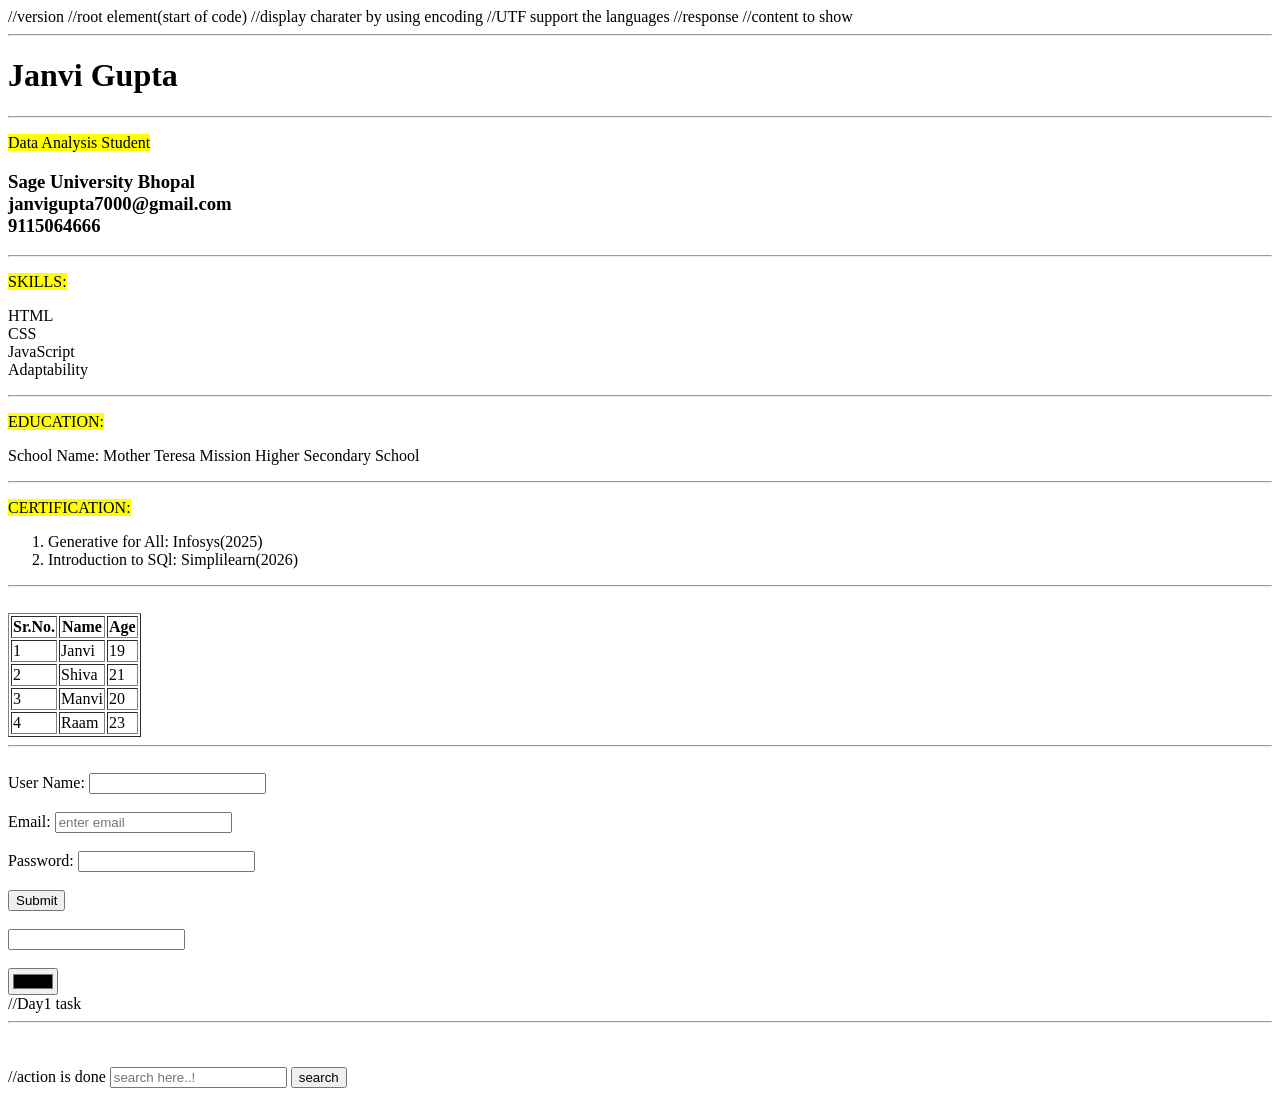
<file: Lec0/index.html>
<!DOCTYPE html>   //version
<html lang="en">  //root element(start of code)
<head>
    <meta charset="UTF-8">    //display charater by using encoding //UTF  support the languages
    <meta name="viewport" content="width=device-width, initial-scale=1.0">    //response
    <title>Resume</title>  
</head>
<body>  //content to show
    <hr>
    <h1>
        Janvi Gupta
    </h1>
    <hr>
    <p><mark>Data Analysis Student</mark></p>
    <h3>
        Sage University Bhopal
    <br>
    janvigupta7000@gmail.com
    <br>
    9115064666
    </h3>
    <hr>
    <p><mark>SKILLS:</mark></p>
    <p>HTML<br> CSS <br> JavaScript <br> Adaptability</p>
    <hr>
    <p><mark>EDUCATION:</mark></p>
    <p>School Name: Mother Teresa Mission Higher Secondary School</p>
    <hr>
    <p><mark>CERTIFICATION:</mark></p>
    <ol>
        <li>
            Generative for All: Infosys(2025)
        </li>
        <li>
            Introduction to SQl: Simplilearn(2026)
        </li>
    </ol>

    <hr>
    <br>
    <table border>
        <thead>
            <tr>
                <th>Sr.No.</th>
                <th>Name</th>
                <th>Age</th>
            </tr>
        </thead>
        <tbody>
            <tr>
                <td>1</td>
                <td>Janvi</td>
                <td>19</td>
            </tr>
            <tr>
                <td>2</td>
                <td>Shiva</td>
                <td>21</td>
            </tr>
            <tr>
                <td>3</td>
                <td>Manvi</td>
                <td>20</td>
            </tr>
            <tr>
                <td>4</td>
                <td>Raam</td>
                <td>23</td>
            </tr>
        </tbody>
    </table>

    <hr>
    <br>
    <form >
        <label for="User Name">User Name: </label>
        <input id="User Name" type="text">
        <br>
        <br>
        <label for="email">Email: </label>
        <input type="email" name="email" id="email" placeholder="enter email">
        <br>
        <br>
        <label for="password">Password: </label>
        <input type="password" id="password">
        <br>
        <br>
        <input type="Submit">
        <br>
        <br>
        <input type="number">
        <br>
        <br>
        <input type="color">
    </form>
    

//Day1 task
    <hr>
    <br>
    <br>
    <form action="https://www.google.com/search" method="get">    //action is done
    <input type="text" name="q" placeholder="search here..!">
    <button type="search">search</button>
    </form>
</body>
</html>
</file>
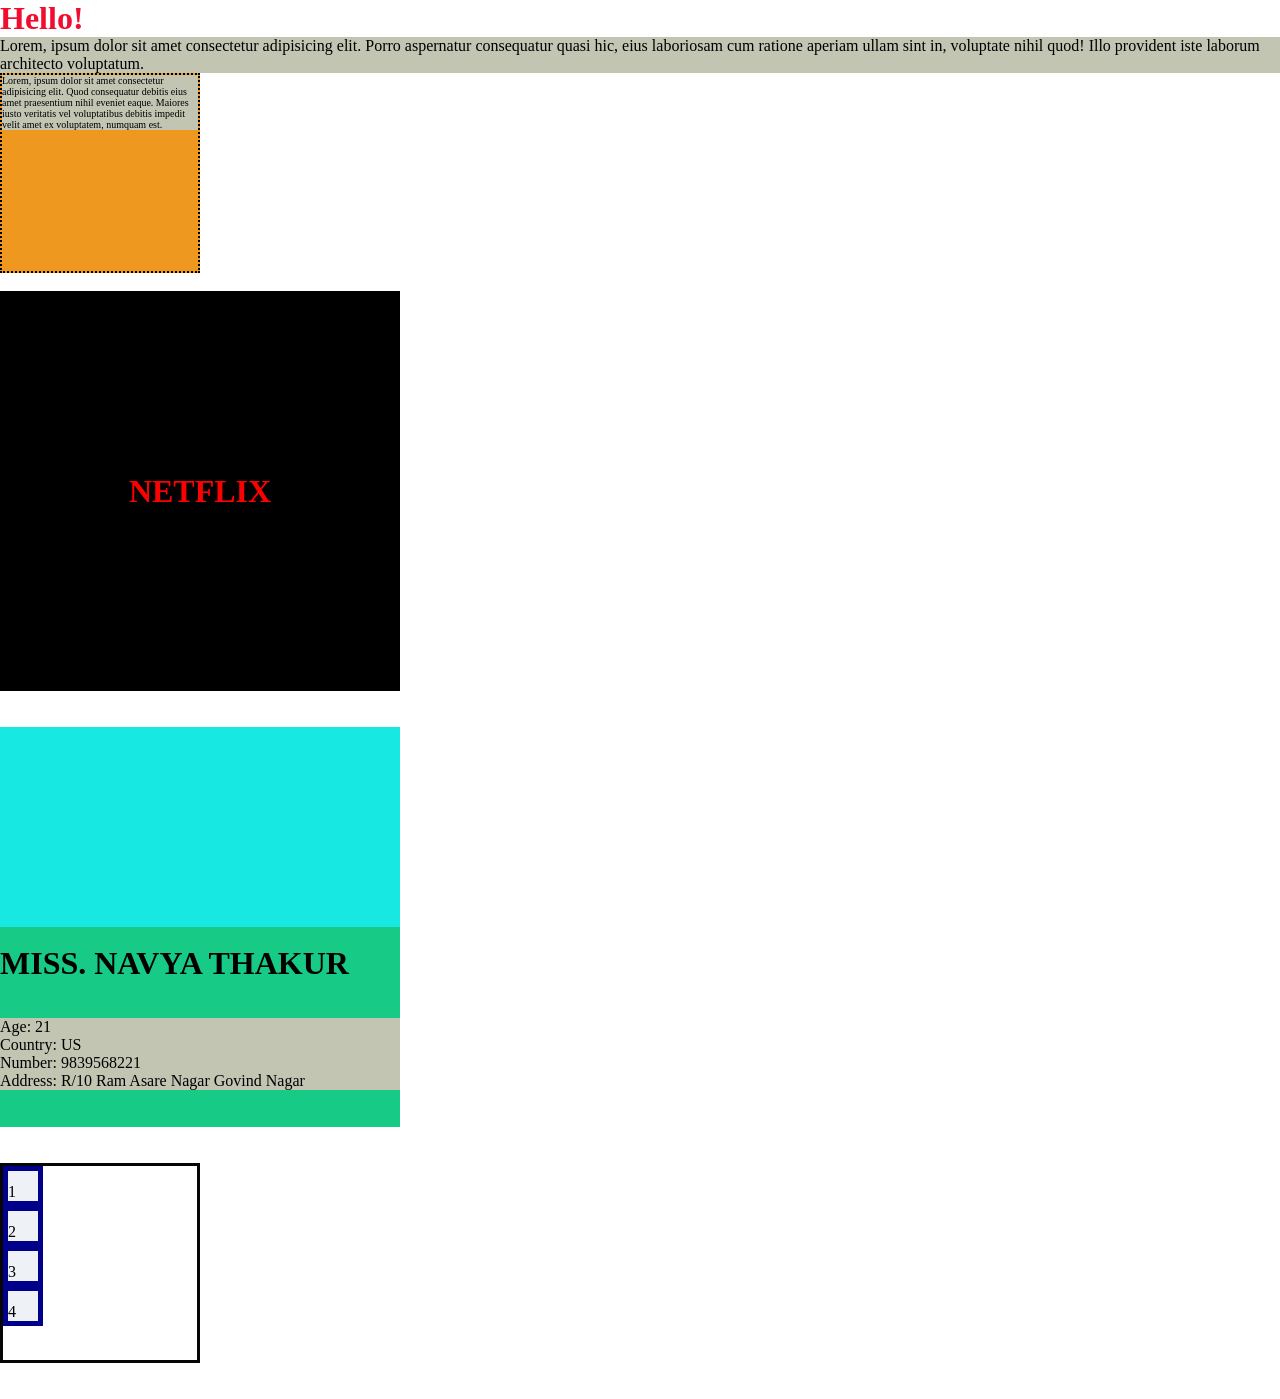
<file: Lec1/index.html>
<!DOCTYPE html>
<html lang="en">
<head>
    <meta charset="UTF-8">
    <meta name="viewport" content="width=device-width, initial-scale=1.0">
    <title>Document</title>

    <!--Internal CSS-->
    <style>
        p{
            background-color: rgb(193, 197, 178);
        }
    </style>

    <link rel="stylesheet" href="style.css">
</head>
<body>
    <!--inline CSS-->
    <h1 style="color:rgb(241, 13, 47)">Hello!</h1>

    <p>Lorem, ipsum dolor sit amet consectetur adipisicing elit. Porro aspernatur consequatur quasi hic, eius laboriosam cum ratione aperiam ullam sint in, voluptate nihil quod! Illo provident iste laborum architecto voluptatum.</p>

    <div class="first">
    <p>Lorem, ipsum dolor sit amet consectetur adipisicing elit. Quod consequatur debitis eius amet praesentium nihil eveniet eaque. Maiores iusto veritatis vel voluptatibus debitis impedit velit amet ex voluptatem, numquam est.</p>
    </div>

    <br>

    <div class="second">
        <h1 style="color: red;">NETFLIX</h1>
    </div>

    <br>
    <br>
    <div class="card">
        <div class="top"></div>
        <br>
        <div class="bottom">
            <h1>MISS. NAVYA THAKUR</h1>
            <br>
            <br>
            <p>Age: 21</p>
            <p>Country: US</p>
            <p>Number: 9839568221</p>
            <p>Address: R/10 Ram Asare Nagar Govind Nagar</p>
            <p></p>
        </div>
    </div>

    <br>
    <br>
    <div class="boxx">
    <div class="box">1</div>
    <div class="box">2</div>
    <div class="box">3</div>
    <div class="box">4</div>
    </div>
    <br>
    <br>

</body>
</html>
</file>
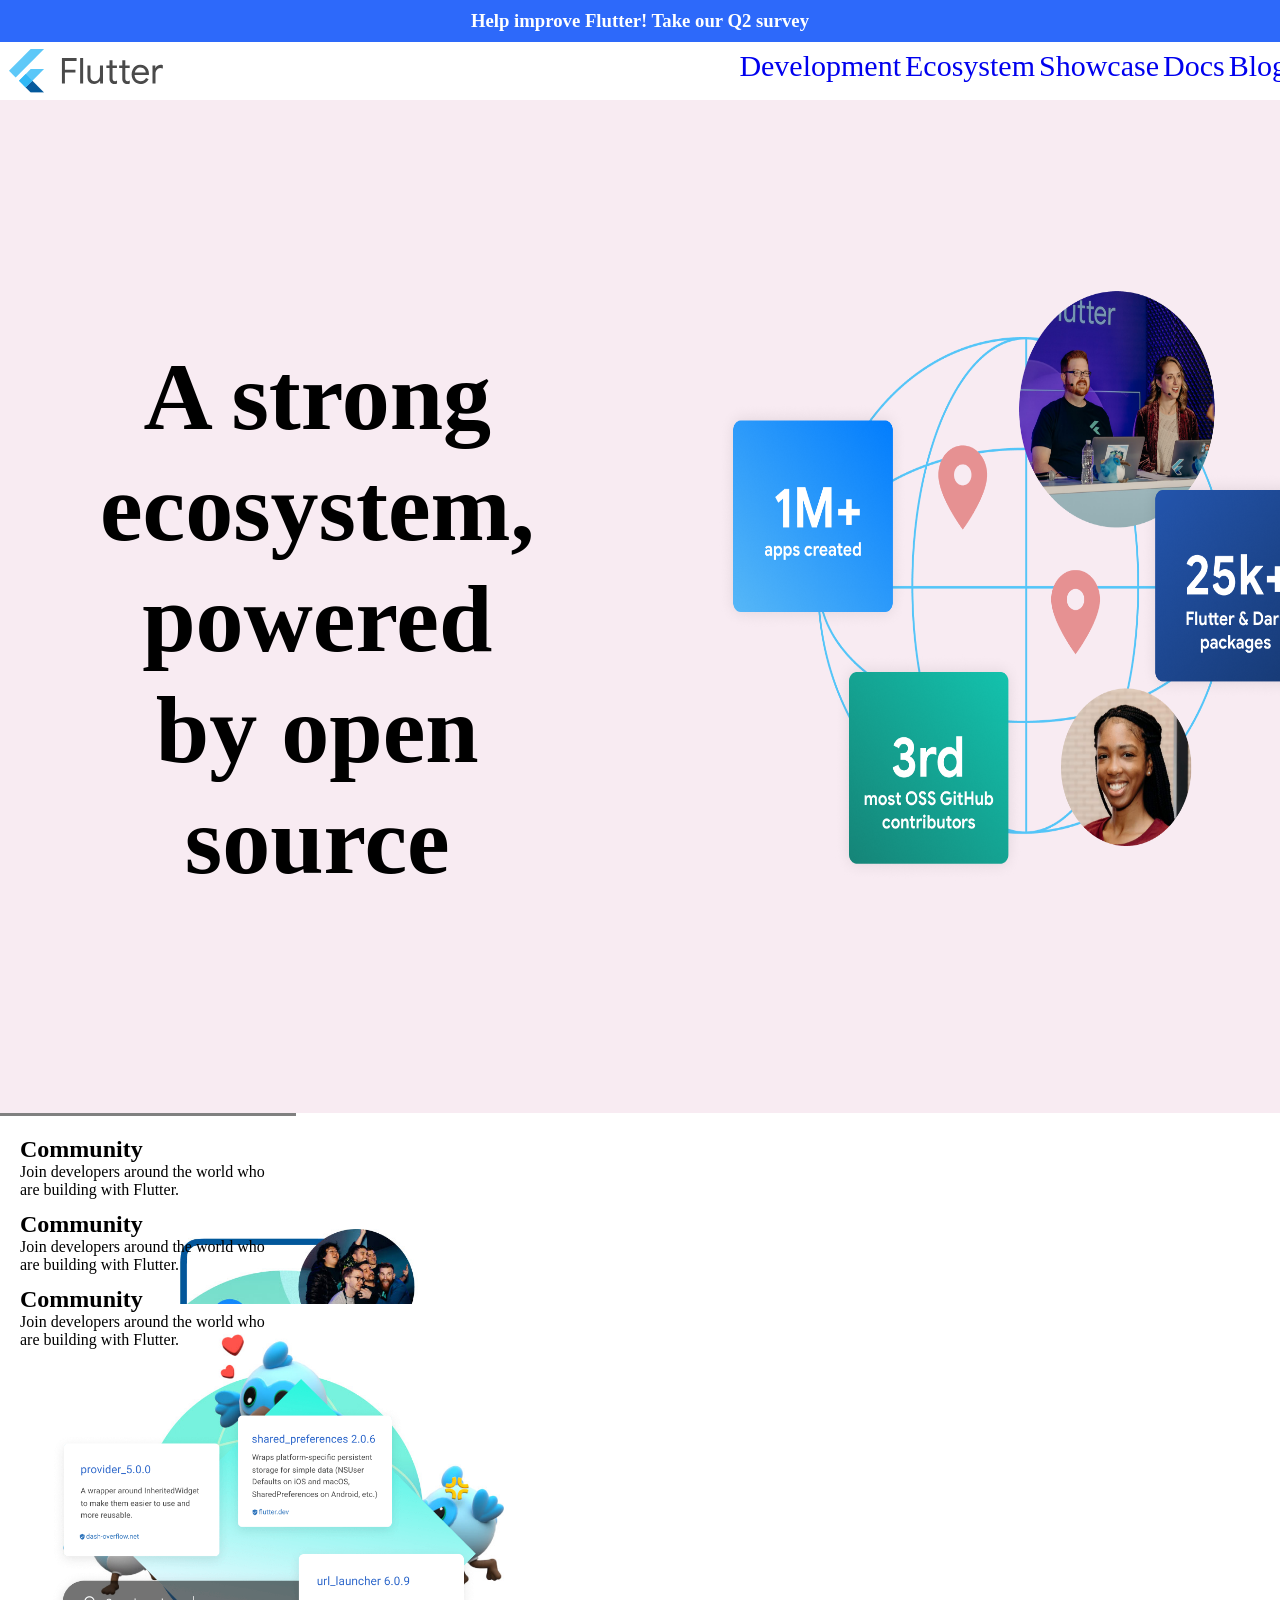
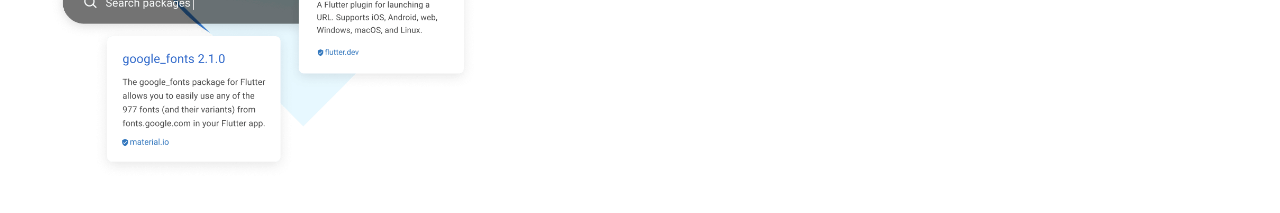
<file: Lec2/index.html>
<!DOCTYPE html>
<html lang="en">

<head>
    <meta charset="UTF-8">
    <meta name="viewport" content="width=device-width, initial-scale=1.0">
    <title>Document</title>
    <link rel="stylesheet" href="style.css">

</head>

<body>
    <h3>Help improve Flutter! Take our Q2 survey</h3>
    <nav class="navbar">
        <img src="logo.svg" alt="logo">
        <div class="tool">
            <a href="Development">Development</a>
            <a href="Ecosystem">Ecosystem</a>
            <a href="Showcase">Showcase</a>
            <a href="Docs">Docs</a>
            <a href="Blog">Blog</a>
        </div>
    </nav>
    <section>
        <div class="text">
             <h1>A strong ecosystem, powered by open source</h1>
        </div>
        <img src="picture1.png" alt="picture1">
    </section>
    <div class="section1">
 <div class="card">
    <h2>Community</h2>
    <p>Join developers around the world who are building with Flutter.</p>
    <img src="picture2.jpg" alt="picture2">
 </div>
 <div class="card">
    <h2>Community</h2>
    <p>Join developers around the world who are building with Flutter.</p>
    <img src="picture3.jpg" alt="picture3">
 </div>
 <div class="card">
    <h2>Community</h2>
    <p>Join developers around the world who are building with Flutter.</p>
    <img src="picture4.png" alt="picture4">
 </div>
    </div>
</body>

</html>
</file>
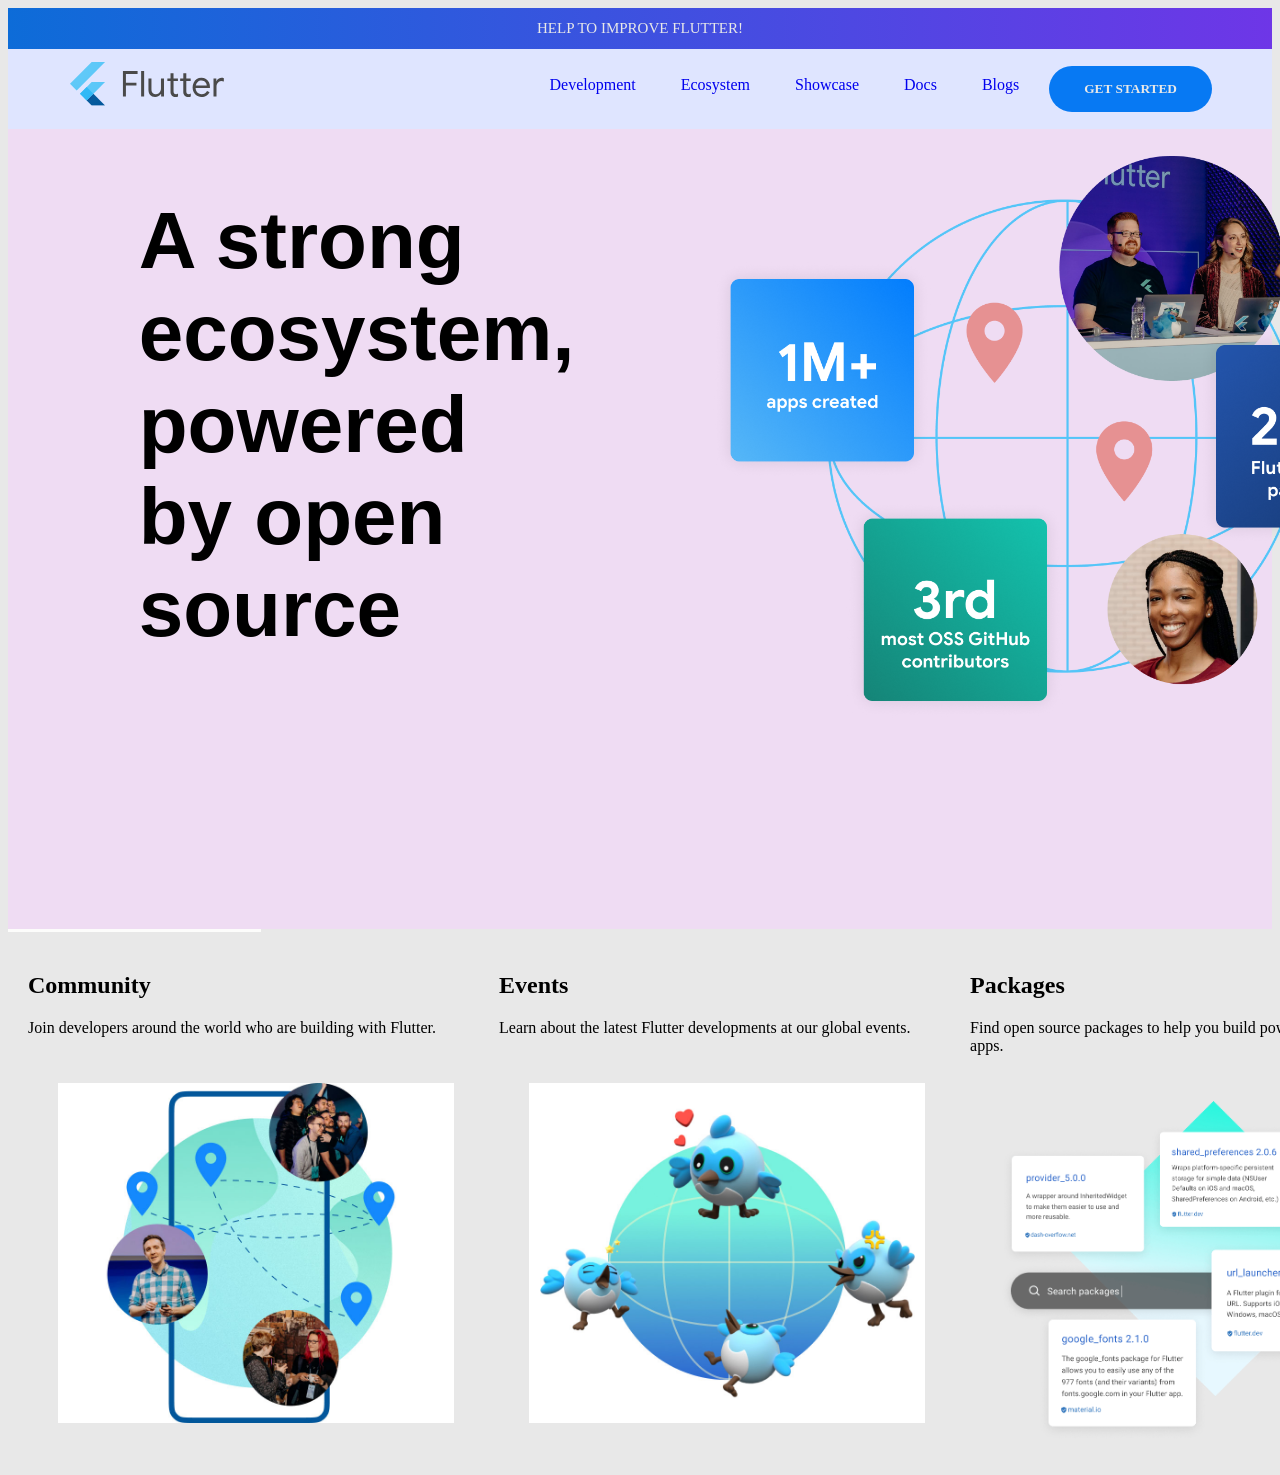
<file: Lec1/index1.html>
<!DOCTYPE html>
<html lang="en">
<head>
    <meta charset="UTF-8">
    <meta name="viewport" content="width=device-width, initial-scale=1.0">
    <title>Task</title>
    <link rel="stylesheet" href="style1.css">
</head>
<body>
    <div class="top-banner">
        HELP TO IMPROVE FLUTTER! 
    </div>
    <nav class="navbar">
        <div class="logo">
            <img src="logo.svg" alt="logo">
        </div>
        <div class="tools">
            <a href="Development">Development</a>
            <a href="Ecosystem">Ecosystem</a>
            <a href="Showcase">Showcase</a>
            <a href="Docs">Docs</a>
            <a href="Blogs">Blogs</a>
            <button class="start-btn">GET STARTED</button>
        </div>
    </nav>

    <section>
        <div class="text">
            <h1>A strong <br> ecosystem,<br> powered by  open source</h1>
        </div>
        <img src="picture1.png" alt="picture">
        <div class="text1">
        <p>From packages and plugins to friendly developers, find all of the resources you need to be successful with Flutter.</p>
        </div>
    </section>

    <div class="section1">
        <div class="card">
            <h2>Community</h2>
            <p>Join developers around the world who are building with Flutter.</p>
            <img src="picture2.jpg" alt="picture2">
        </div>
        <div class="card">
            <h2>Events</h2>
            <p>Learn about the latest Flutter developments at our global events.</p>
            <img src="picture3.jpg" alt="picture3">
        </div>
        <div class="card">
            <h2>Packages</h2>
            <p>Find open source packages to help you build powerful Flutter apps.</p>
            <img src="picture4.png" alt="picture4">
        </div>

        

</body>
</html>
</file>
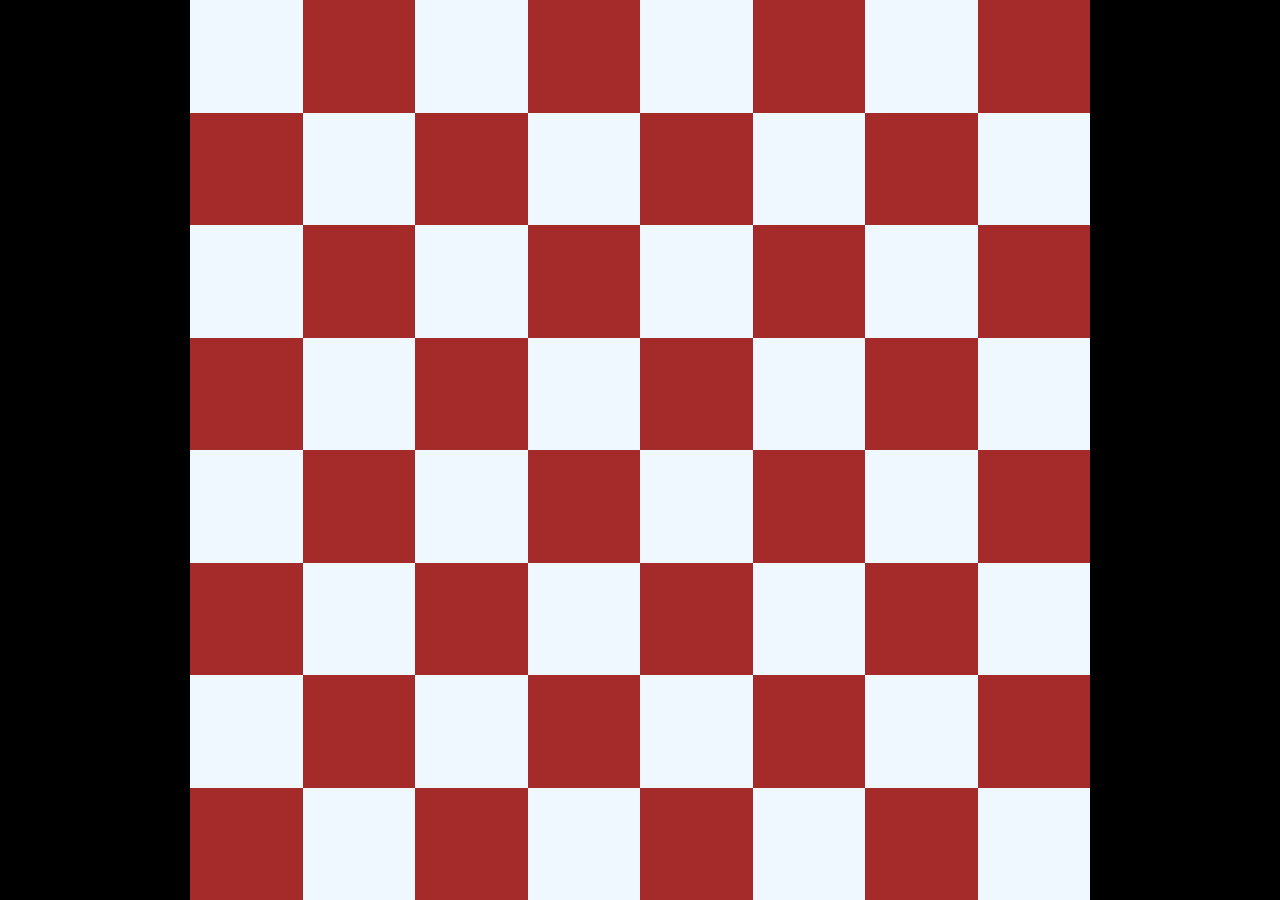
<file: Lec3/chess.html>
<!DOCTYPE html>
<html lang="en">
<head>
    <meta charset="UTF-8">
    <meta name="viewport" content="width=device-width, initial-scale=1.0">
    <title>Document</title>
    <link rel="stylesheet" href="ches.css">
</head>
<body>
    <div class="chess">
        <div class="white"></div>
        <div class="black"></div>
         <div class="white"></div>
        <div class="black"></div>
        <div class="white"></div>
        <div class="black"></div>
         <div class="white"></div>
        <div class="black"></div>
        <div class="black"></div>
        <div class="white"></div>
        <div class="black"></div>
        <div class="white"></div>
        <div class="black"></div>
        <div class="white"></div>
        <div class="black"></div>
        <div class="white"></div>

        <div class="white"></div>
        <div class="black"></div>
         <div class="white"></div>
        <div class="black"></div>
        <div class="white"></div>
        <div class="black"></div>
         <div class="white"></div>
        <div class="black"></div>
        <div class="black"></div>
        <div class="white"></div>
        <div class="black"></div>
        <div class="white"></div>
        <div class="black"></div>
        <div class="white"></div>
        <div class="black"></div>
        <div class="white"></div>

        <div class="white"></div>
        <div class="black"></div>
         <div class="white"></div>
        <div class="black"></div>
        <div class="white"></div>
        <div class="black"></div>
         <div class="white"></div>
        <div class="black"></div>
        <div class="black"></div>
        <div class="white"></div>
        <div class="black"></div>
        <div class="white"></div>
        <div class="black"></div>
        <div class="white"></div>
        <div class="black"></div>
        <div class="white"></div>

        <div class="white"></div>
        <div class="black"></div>
         <div class="white"></div>
        <div class="black"></div>
        <div class="white"></div>
        <div class="black"></div>
         <div class="white"></div>
        <div class="black"></div>
        <div class="black"></div>
        <div class="white"></div>
        <div class="black"></div>
        <div class="white"></div>
        <div class="black"></div>
        <div class="white"></div>
        <div class="black"></div>
        <div class="white"></div>
        
    </div>
</body>
</html>
</file>
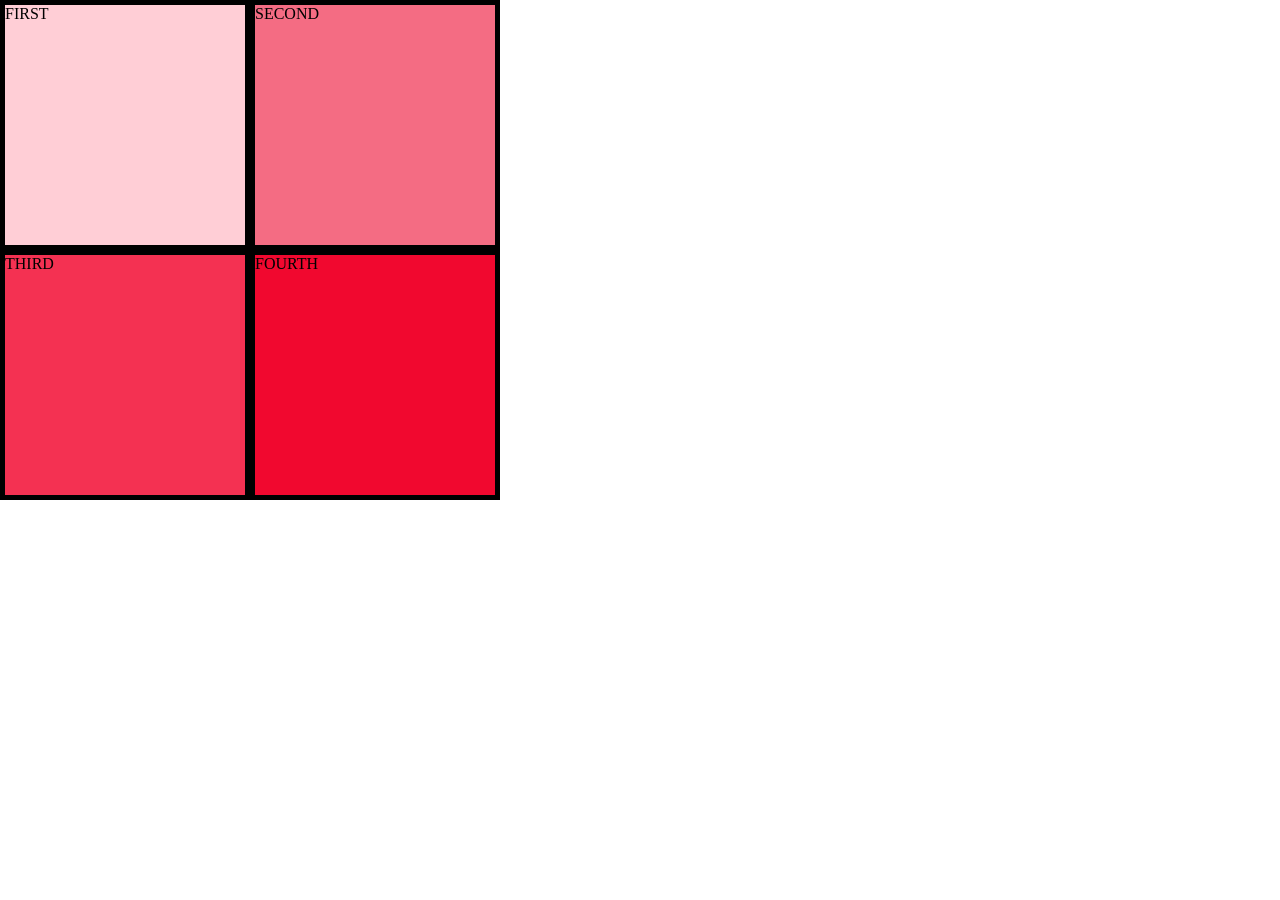
<file: Lec3/grid.html>
<!DOCTYPE html>
<html lang="en">
<head>
    <meta charset="UTF-8">
    <meta name="viewport" content="width=device-width, initial-scale=1.0">
    <title>Document</title>
    <link rel="stylesheet" href="grid.css">
</head>
<body>
    <div class="container">
        <div class="first">FIRST</div>
        <div class="second">SECOND</div>
        <div class="third">THIRD</div>
        <div class="fourth">FOURTH</div>
    </div>
</body>
</html>
</file>
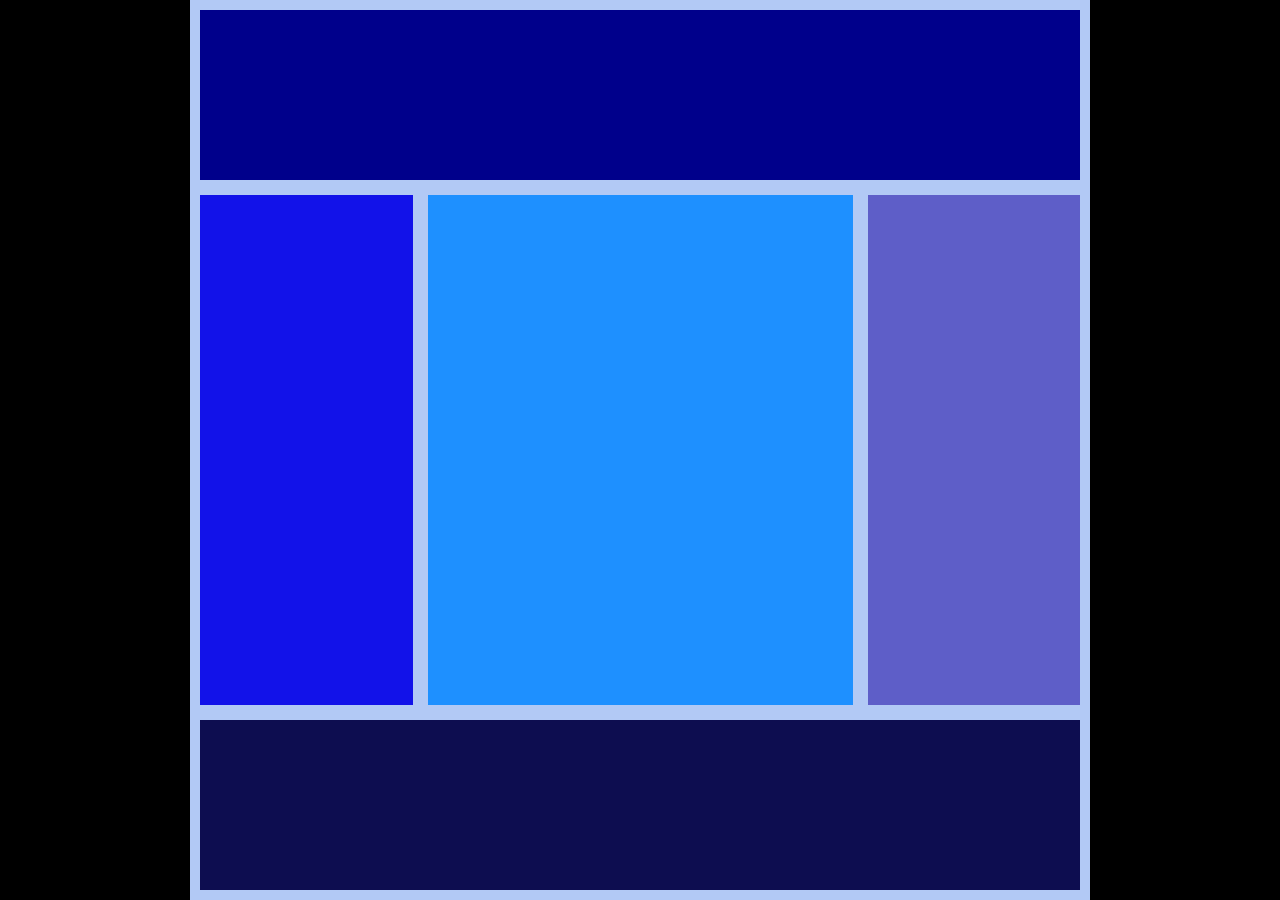
<file: Lec3/partition.html>
<!DOCTYPE html>
<html lang="en">
<head>
    <meta charset="UTF-8">
    <meta name="viewport" content="width=device-width, initial-scale=1.0">
    <title>Document</title>
    <link rel="stylesheet" href="partition.css">
</head>
<body>
    <div class="container">
        <div class="head"></div>
        <div class="left"></div>
        <div class="content"></div>
        <div class="right"></div>
        <div class="footer"></div>
    </div>
</body>
</html>
</file>
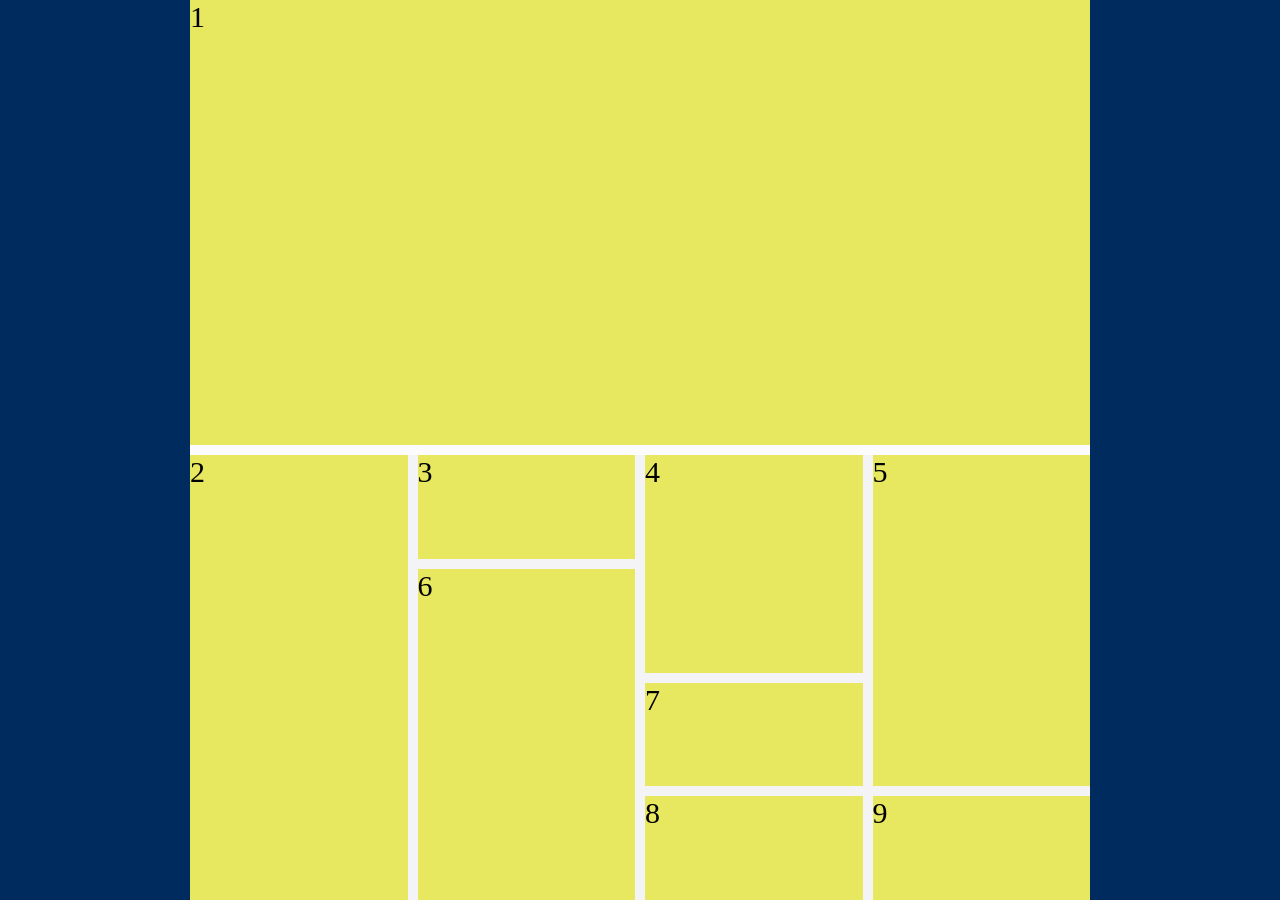
<file: Lec3/partition2.html>
<!DOCTYPE html>
<html lang="en">
<head>
    <meta charset="UTF-8">
    <meta name="viewport" content="width=device-width, initial-scale=1.0">
    <title>Document</title>
    <link rel="stylesheet" href="partition2.css">
</head>
<body>
    <div class="container">
        <div class="head">1</div>
        <div class="bottom">
            <div class="two">2</div>
            <div class="three">3</div>
            <div class="four">4</div>
            <div class="five">5</div>
            <div class="six">6</div>
            <div class="seven">7</div>
            <div class="eight">8</div>
            <div class="nine">9</div>
        </div>
    </div>
</body>
</html>
</file>
<file: Lec1/style.css>
.first{
    height: 200px;
    width: 200px;
    background-color: rgb(239, 152, 31);
    border: 2px solid black;
    border-style: dotted;
}

.first>p{
    font-size: 10px;
    font-family: 'Times New Roman', Times, serif;
}

.second{
    height: 400px;
    width: 400px;
    background-color: black;
    font-family: 'Times New Roman', Times, serif;
    align-content: center;
    text-align: center;
    background-image: url(https://images.unsplash.com/photo-1778409588609-0d59abd6394d?q=80&w=687&auto=format&fit=crop&ixlib=rb-4.1.0&ixid=M3wxMjA3fDB8MHxwaG90by1wYWdlfHx8fGVufDB8fHx8fA%3D%3D);
    background-repeat: no-repeat;
}

*{
    padding: 0%;
    margin: 0%;
    box-sizing: border-box;
}

body,html{
    height: 100%;
    width: 100%;
}


.card{
    height: 400px;
    width: 400px;
    background-color: rgb(23, 202, 133);
    
}

.top{
    height: 50%;
    width: 100%;
    background-color: rgb(23, 233, 226);
    background-image: url(https://images.unsplash.com/photo-1780540771752-b4435e425e53?q=80&w=1170&auto=format&fit=crop&ixlib=rb-4.1.0&ixid=M3wxMjA3fDB8MHxwaG90by1wYWdlfHx8fGVufDB8fHx8fA%3D%3D);
    background-repeat: no-repeat;
    background-position: center;
    background-size: cover;
}

.bottom{
    height: 100%;
    width: auto;
    font-family: 'Times New Roman', Times, serif;
    align-content: top;
    text-align: top;
}

.box{
    height: 40px;
    width: 40px;
    background-color: rgb(238, 241, 246);
    border: 5px solid darkblue;
    display: flex;
    flex-direction: column-reverse;
    justify-content: space-between;
}

.boxx{
    height: 200px;
    width: 200px;
    border: 3px solid rgb(6, 6, 6);
}
</file>
<file: Lec2/style.css>
* {
    margin: 0%;
    padding: 0%;

}

h3 {

    color: #fff;
    background-color: #2D69FA;
    align-items: center;
    padding: 10px;
    text-align: center;

}

nav {
    background-color: #FFFFFF;
    padding: 7px;
    display: flex;
    position: fixed;
    justify-content: space-between;
    width: 100%;

}

.tool {
    color: #ffffff;
    

}

.tool a{
text-decoration: none;
font-size: 30px;
justify-content: space-between;
}

section {
    height: 100vh;
    padding-top: 19vh;
    background-color: #F8EBF2;
    display: flex;
    gap: 20px;
}



section h1 {
    font-size: 6rem;
    width: 50%;
    height: 90%;
    text-align: center;
    display: flex;
    align-items: center;
    padding: 0px 100px;

}

section img {
    width: 50%;
    height: 70%;
    padding: 50px;
}
.section1{
    height: 80%;
    width: 20%;
    border-top: 3px solid gray;
    padding: 20px;
    display: flex;
    flex-direction: column;
    gap: 15px;
}

.card{
    width:auto ;
    height: 60px;
}

.card img{
    height: 400px;
    padding: 30px;
    width: auto;
}
</file>
<file: Lec1/style1.css>
*{
    box-sizing: border-box;
    font-family: 'Times New Roman', Times, serif;
}

body{
    background: #e8e8e8;
}

.top-banner{
    background: linear-gradient(to right, #0d6cd8,#6e36e7);
    color: #e8e8e8;
    text-align: center;
    padding: 12px;
    font-size: 15px;
}

.navbar{
    height: 80px;
    background: #dfe5ff;
    display: flex;
    align-items: center;
    justify-content: space-between;
    padding: 0 60px;
}

.logo{
    font-size: 40px;
    font-weight: bold;
    color: #444;
}

.tools{
    display: flex;
    gap: 15px;
}

.search-btn{
    height: 50px;
    width: 50px;
    border: none;
    border-radius: 50%;
    font-size: 20px;
    background: #e0f70d;
    cursor: pointer;
}

.start-btn{
    padding: 15px 35px;
    border: none;
    border-radius: 30px;
    background: #0779f3;
    color: #e8e8e8;
    font-weight: bold;
    cursor: pointer;
}

.tools a{
    text-decoration: none;
    justify-content: space-between;
    align-items: center;
    padding: 10px 15px;
}

section{
    height: 800px;
    background-color: #efdcf3;
    display: flex;
}

section h1{
    font-family: Arial, Helvetica, sans-serif;
    font-size: 80px;
    display: flex;
    padding-left: 30%;
}

section img{
    height: 600px;
    padding-left: 20%;
}

.section1{
    height: 80%;
    width: 20%;
    border-top: 3px solid rgb(252, 252, 251);
    padding: 20px;
    display: flex;
    gap: 15px;
}

.card{
    width:auto ;
    height: 60px;
}

.card img{
    height: 400px;
    padding: 30px;
    width: auto;
}
</file>
<file: Lec3/ches.css>
*{
    padding: 0%;
    margin: 0%;
    box-sizing: border-box;
}

html,body{
    height: 100%;
    width: 100%;
    display: flex;
    justify-content: center;
    align-items: center;
    background-color: black;
}

.chess{
    height: 900px;
    width: 900px;
    background-color: antiquewhite;
    display: grid;
    grid-template-columns: repeat(8 , 1fr);
    grid-template-rows: repeat(8 , 1fr);
}

.chess .white{
    background-color: aliceblue;
}

.chess .black{
    background-color: brown;
}
</file>
<file: Lec3/grid.css>
*{
    padding: 0%;
    margin: 0%;
    box-sizing: border-box;
}

html,body{
    height: 100%;
    width: 100%;
}

.container{
    height: 500px;
    width: 500px;
    background-color: black;
    padding: 5px;
    gap: 10px;
    display: grid;
    grid-template-columns: 1fr 1fr;
    grid-template-rows: 1fr 1fr;
}

.first{
    background-color: rgb(255, 206, 214);
}

.second{
    background-color: rgb(244, 108, 131);
}

.third{
    background-color: rgb(244, 49, 82);
}

.fourth{
    background-color: rgb(241, 8, 47);
}
</file>
<file: Lec3/partition.css>
*{
    padding: 0%;
    margin: 0%;
    box-sizing: border-box;
}

html,body{
    height: 100%;
    width: 100%;
    display: flex;
    justify-content: center;
    align-items: center;
    background-color: black;
}

.container{
    height: 900px;
    width: 900px;
    display: grid;
    grid-template-columns: 1fr 2fr 1fr;
    grid-template-rows: 1fr 3fr 1fr;
    background-color: rgb(178, 201, 245);
    gap: 15px;
    padding: 10px;
}

.head{
    background-color: darkblue;
    /* grid-column-start: 1;
    grid-column-end: 4; */
    grid-column: 1/4;
} 

.left{
    background-color: rgb(18, 18, 233);
}

.content{
    background-color: dodgerblue;
}

.right{
    background-color: rgb(94, 94, 200);
}

.footer{
    background-color: rgb(13, 13, 80);
    /* grid-column-start: 1;
    grid-column-end: 4; */
    grid-column: 1/4;
}
</file>
<file: Lec3/partition2.css>
*{
    padding: 0%;
    margin: 0%;
    box-sizing: border-box;
}

html,body{
    height: 100%;
    width: 100%;
    display: flex;
    justify-content: center;
    align-items: center;
    background-color: rgb(0, 43, 95);
}

.container{
    height: 900px;
    width: 900px;
    display: grid;
    grid-template-rows: 1fr 1fr;
    background-color: rgb(252, 252, 255);
    gap: 10px;
    color: rgb(0, 0, 0);
    font-size: 30px;
}

.container .head{
    background-color: rgb(232, 232, 96);
}

.container .bottom{
    display: grid;
    grid-template-columns: 1fr 1fr 1fr 1fr;
    grid-template-rows: 1fr 1fr 1fr 1fr;
    background-color: rgb(244, 244, 246);
    gap: 10px;
}

.bottom .two{
    background-color: rgb(232, 232, 96);
    grid-column: 1/2;
    grid-row: 1/5;
}

.bottom .three{
    background-color: rgb(232, 232, 96);
    grid-column: 2/3;
    grid-row: 1/2;
}

.bottom .six{
    background-color: rgb(232, 232, 96);
    grid-column: 2/3;
    grid-row: 2/5;
}

.bottom .four{
    background-color: rgb(232, 232, 96);
    grid-column: 3/4;
    grid-row: 1/3;
}

.bottom .seven{
    background-color: rgb(232, 232, 96);
    grid-column: 3/4;
    grid-row: 3/4;
}

.bottom .eight{
    background-color: rgb(232, 232, 96);
    grid-column: 3/4;
    grid-row: 4/5;
}

.bottom .five{
    background-color: rgb(232, 232, 96);
    grid-column: 4/5;
    grid-row: 1/4;
}

.bottom .nine{
    background-color: rgb(232, 232, 96);
    grid-column: 4/5;
    grid-row: 4/5;
}
</file>
